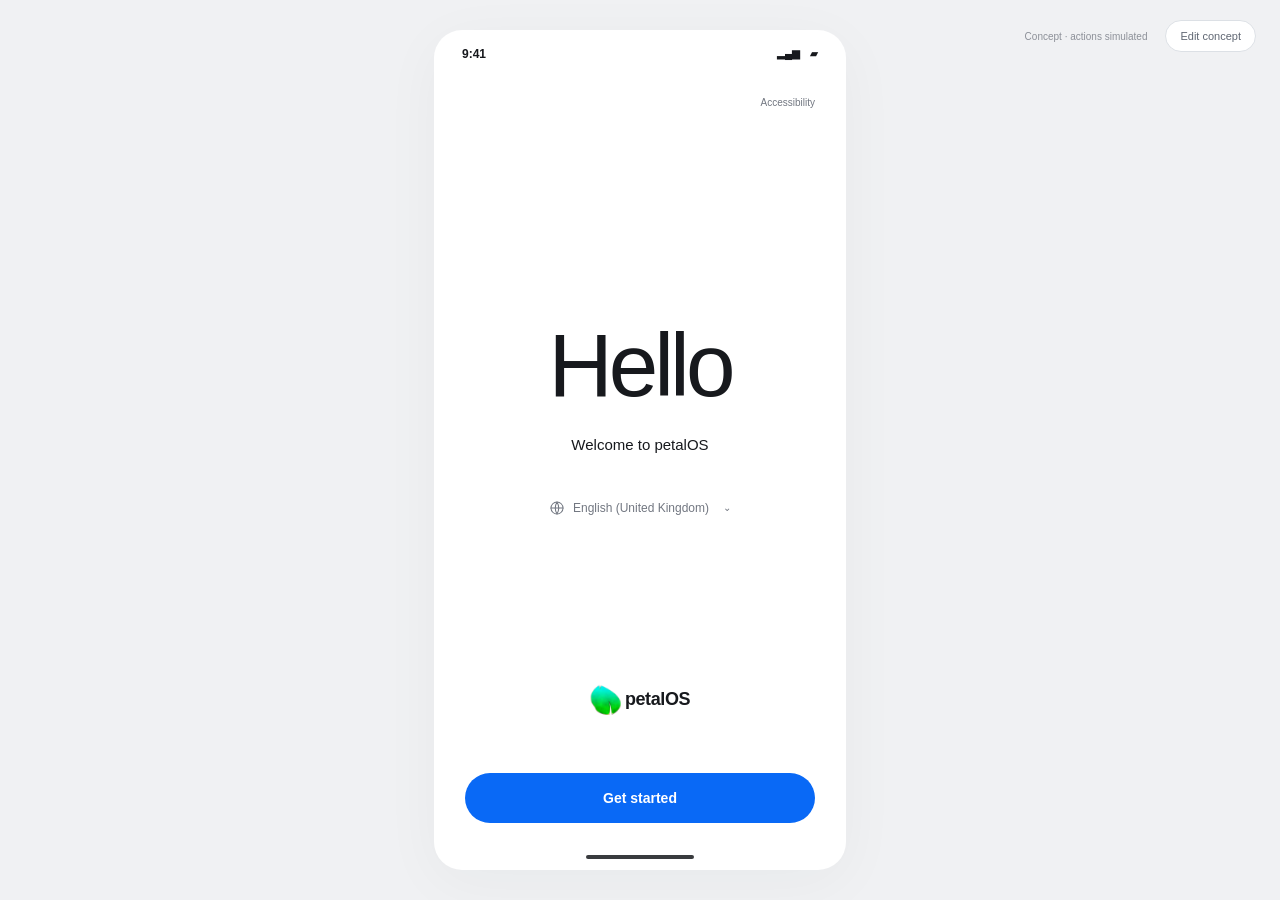
<file: index.html>
<!doctype html>
<html lang="en">
<head>
  <meta charset="utf-8">
  <meta name="viewport" content="width=device-width, initial-scale=1, viewport-fit=cover">
  <meta name="theme-color" content="#ffffff">
  <title>petalOS · Setup</title>
  <link rel="stylesheet" href="styles.css?v=7">
  <script src="app.js?v=7" defer></script>
</head>
<body class="editor-hidden">
  <div class="concept-tools"><span>Concept · actions simulated</span><button id="enable-slides" type="button" hidden>Enable slides</button><button id="editor-toggle" type="button" aria-expanded="false" aria-controls="inspector">Edit concept</button></div>
  <main class="studio">
    <section class="preview-stage" aria-label="Interactive setup preview">
      <div class="phone" id="phone" data-theme="light" data-step="welcome">
        <div class="status-bar" aria-hidden="true"><span>9:41</span><span class="status-icons">▂▄▆　▰</span></div>
        <div class="setup-top"><button id="accessibility" type="button" aria-label="Accessibility options">Accessibility</button><span class="wordmark"><span class="petal-logo"><img src="assets/petal-logo.png" alt="" draggable="false"></span><span id="brand-name">petalOS</span></span></div>
        <div class="progress-track" role="progressbar" aria-label="Setup progress" aria-valuemin="1" aria-valuemax="17"><span id="progress-fill"></span></div>
        <div class="screen-viewport"><div id="screen" class="screen" tabindex="-1"></div></div>
        <footer class="setup-footer">
          <p id="form-error" class="form-error" role="alert"></p>
          <div class="footer-actions"><button id="skip" class="text-button" type="button">Set up later</button><button id="back" class="back-button" type="button" aria-label="Previous screen">Back</button><button id="next" class="primary-button" type="button">Get started</button></div>
          <div id="step-caption" class="step-caption"></div>
        </footer>
        <div class="gesture-bar" aria-hidden="true"></div>
      </div>
    </section>
    <aside class="inspector" id="inspector" aria-label="Concept editor">
      <h2>Edit concept</h2><p>Wording and appearance. Changes save in this browser.</p>
      <details><summary>Jump to a screen</summary><nav id="screen-list" aria-label="Setup screens"></nav></details>
      <label for="edit-title">Heading</label><textarea id="edit-title" rows="2"></textarea>
      <label for="edit-body">Description</label><textarea id="edit-body" rows="2"></textarea>
      <label for="edit-next">Button label</label><input id="edit-next" type="text" maxlength="45">
      <div class="editor-pair"><label for="edit-accent">Accent<input id="edit-accent" type="color" value="#0969f6"></label><label for="edit-radius">Corners<input id="edit-radius" type="range" min="12" max="36" value="18"><output id="radius-value">18 px</output></label></div>
      <label for="edit-mode">Appearance</label><select id="edit-mode"><option value="light">Light</option><option value="dark">Dark</option><option value="system">Automatic</option></select>
      <label for="edit-motion">Slide duration</label><input id="edit-motion" type="range" min="0" max="600" step="20" value="420"><output id="motion-value">420 ms</output>
      <p id="motion-status" role="status"></p>
      <label class="motion-toggle"><input id="force-motion" type="checkbox"> Preview slides even when reduced motion is on</label>
      <details><summary>Screen order & native notes</summary><div class="editor-buttons"><button id="move-earlier" type="button">Move earlier</button><button id="move-later" type="button">Move later</button></div><p id="native-note"></p><code id="native-target"></code></details>
      <div class="editor-buttons"><button id="export-design" type="button">Export JSON</button><button id="import-design" type="button">Import JSON</button></div>
      <input id="import-file" type="file" accept=".json,application/json" hidden>
      <div class="editor-buttons"><button id="restart" type="button">Restart setup</button><button id="reset-design" type="button">Reset design</button></div>
      <button id="preview-mode" type="button" aria-pressed="false">Hide preview tools</button><span id="save-status">Saved locally</span>
    </aside>
  </main>
  <button id="exit-preview" class="exit-preview" type="button">Edit concept</button>
  <dialog id="sheet" class="sheet"><div id="sheet-content"></div><button id="close-sheet" class="text-button" type="button">Close</button></dialog>
  <div id="toast" class="toast" role="status"></div>
</body>
</html>
</file>
<file: styles.css>
* { box-sizing: border-box; }
:root {
  font-family: "Segoe UI", "Helvetica Neue", Arial, sans-serif;
  color: #17191d;
  background: #f0f1f3;
  --accent: #0969f6;
  --radius: 18px;
  --motion: 420ms;
}
body { margin: 0; }
button, input, select, textarea { font: inherit; }
button { cursor: pointer; -webkit-tap-highlight-color: transparent; }
button:disabled { opacity: .3; cursor: default; }
button:focus-visible, input:focus-visible, select:focus-visible, textarea:focus-visible, summary:focus-visible { outline: 2px solid var(--accent); outline-offset: 4px; }
button { transition: opacity .15s, background .15s; }
button:active:not(:disabled) { opacity: .65; }
.svg-library, .visually-hidden { position: absolute; width: 1px; height: 1px; overflow: hidden; clip-path: inset(50%); }
.concept-tools { position: fixed; right: 24px; top: 20px; z-index: 4; display: flex; gap: 18px; align-items: center; }
.concept-tools span { color: #8c9098; font-size: 10px; }
.concept-tools button, .exit-preview { border: 1px solid #dce0e5; background: #fff; padding: 9px 14px; border-radius: 20px; font-size: 11px; color: #606773; }
.studio { min-height: 100dvh; display: flex; align-items: center; justify-content: center; padding: 30px; gap: 44px; }
.preview-stage { width: 412px; flex-shrink: 0; }
.phone {
  --text: #17191d;
  --secondary: #727781;
  --background: #fff;
  --surface: #f6f7f9;
  --line: #eef0f3;
  color: var(--text);
  background: var(--background);
  position: relative;
  display: flex;
  flex-direction: column;
  width: 412px;
  height: min(880px, calc(100dvh - 60px));
  min-height: 620px;
  border-radius: 28px;
  overflow: hidden;
  box-shadow: 0 12px 60px #1e283b0a;
}
.phone[data-theme="dark"] { color-scheme: dark; --text: #f3f4f6; --secondary: #a0a6b1; --background: #101113; --surface: #1c1e22; --line: #272a30; }
.status-bar { height: 49px; padding: 17px 28px 0; display: flex; justify-content: space-between; font-size: 12px; font-weight: 600; flex-shrink: 0; }
.status-icons { font-size: 10px; }
.setup-top { height: 46px; padding: 0 31px; display: flex; align-items: center; justify-content: space-between; flex-shrink: 0; z-index: 4; }
#accessibility { border: 0; background: none; color: var(--secondary); font-size: 11px; padding: 8px 0; }
.wordmark { display: inline-flex; gap: 4px; align-items: center; font-size: 13px; font-weight: 600; letter-spacing: -.4px; }
.petal-logo { display: inline-block; position: relative; overflow: hidden; width: 23px; height: 23px; flex-shrink: 0; }
.petal-logo img { position: absolute; width: 167%; height: 167%; max-width: none; left: 50%; top: 50%; transform: translate(-50%,-50%); object-fit: contain; }
.screen-viewport { position: relative; flex: 1; min-height: 0; overflow: hidden; isolation: isolate; }
.progress-track, .step-caption { display: none; }
.screen { position: relative; height: 100%; padding: 35px 31px 24px; overflow-y: auto; scrollbar-width: thin; scrollbar-color: #c7ccd4 transparent; outline: none; background: var(--background); }
.page-outgoing { position: absolute; top: 0; left: 0; width: 100%; pointer-events: none; }
.screen h2 { font-size: 32px; font-weight: 550; letter-spacing: -1.1px; line-height: 1.15; margin: 0 0 16px; white-space: pre-line; }
.screen .intro { font-size: 13px; line-height: 1.65; color: var(--secondary); margin: 0 0 34px; }
.screen .intro:empty { display: none; }
.screen.welcome { display: flex; flex-direction: column; justify-content: center; align-items: center; padding-bottom: 55px; }
.welcome h2 { font-size: 89px; line-height: 1.2; font-weight: 350; letter-spacing: -4px; margin: 0 0 14px; }
.welcome .intro { font-size: 15px; margin-bottom: 32px; color: var(--text); }
.welcome-language { display: inline-flex; gap: 8px; align-items: center; border: 0; background: none; padding: 10px 0; color: var(--secondary); font-size: 12px; }
.welcome-language .glyph { width: 16px; height: 16px; }
.welcome-language span { font-size: 10px; margin-left: 6px; }
.phone[data-step="welcome"] .wordmark { position: absolute; left: 0; right: 0; bottom: 155px; justify-content: center; font-size: 18px; }
.phone[data-step="welcome"] .wordmark .petal-logo { width: 31px; height: 31px; }
.phone[data-step="welcome"] .setup-top { justify-content: flex-end; }
.phone[data-step="welcome"] #accessibility { font-size: 10px; }
.setup-footer { padding: 0 31px 32px; flex-shrink: 0; }
.form-error { min-height: 16px; color: #c13e47; font-size: 11px; line-height: 1.5; margin: 0 0 12px; }
.footer-actions { display: grid; grid-template-columns: 1fr 1fr; column-gap: 12px; row-gap: 12px; align-items: center; }
.primary-button { border: 0; border-radius: 28px; min-height: 50px; padding: 14px 24px; color: #fff; background: var(--accent); font-size: 14px; font-weight: 550; text-align: center; }
#next { grid-column: 2; grid-row: 2; width: 100%; height: 50px; }
#next span { display: none; }
.back-button { grid-row: 2; grid-column: 1; width: 100%; height: 50px; border: 0; border-radius: 28px; background: var(--surface); font-size: 14px; font-weight: 550; color: var(--text); padding: 0 20px; }
.text-button { border: 0; background: none; color: var(--accent); padding: 10px 0; font-size: 12px; }
#skip { grid-column: 1 / -1; grid-row: 1; color: var(--secondary); }
.phone[data-step="welcome"] #back { display: none; }
.phone[data-step="welcome"] #next { grid-column: 1 / -1; }
.lock-methods { display: grid; grid-template-columns: 1fr 1fr; gap: 12px; }
.lock-methods .choice { min-height: 58px; padding: 14px; border: 1px solid var(--line); border-radius: 14px; gap: 10px; }
.lock-methods .choice.selected { border-color: var(--accent); }
.pattern-pad { width: min(100%,220px); aspect-ratio: 1; position: relative; display: grid; grid-template-columns: repeat(3,1fr); touch-action: none; margin: 18px auto 8px; user-select: none; }
.pattern-pad svg { position: absolute; inset: 0; width: 100%; height: 100%; pointer-events: none; }
.pattern-pad polyline { fill: none; stroke: var(--accent); stroke-width: 3; stroke-linecap: round; stroke-linejoin: round; opacity: .55; }
.pattern-dot { position: relative; border: 0; background: none; padding: 0; display: grid; place-items: center; touch-action: none; }
.pattern-dot:before { content: ""; width: 10px; height: 10px; background: var(--secondary); border-radius: 50%; }
.pattern-dot.selected:before { background: var(--accent); width: 14px; height: 14px; box-shadow: 0 0 0 9px color-mix(in srgb,var(--accent) 10%,transparent); }
.pattern-status { text-align: center; font-size: 12px; color: var(--secondary); min-height: 18px; margin: 18px 0 0; }
.pattern-actions { display: flex; justify-content: center; gap: 24px; }
.restore .backup-heading { margin-top: 24px; }
.backup-feedback { margin: 22px 0 8px; font-size: 12px; line-height: 1.6; color: var(--secondary); }
.backup-badge { font-size: 10px; color: var(--secondary); margin: 0 0 20px; }
.backup-subflow progress { width: 100%; height: 5px; accent-color: var(--accent); margin: 30px 0 18px; }
.backup-subflow .connection-detail { overflow-wrap: anywhere; }
.backup-subflow .account-card { padding: 18px; border-radius: var(--radius); background: var(--surface); margin-top: 28px; }
.backup-subflow .account-card p { color: var(--secondary); font-size: 12px; line-height: 1.6; }
.gesture-bar { height: 4px; width: 108px; background: var(--text); opacity: .85; border-radius: 10px; margin: 0 auto 11px; flex-shrink: 0; }
.glyph { width: 23px; height: 23px; fill: none; stroke: currentColor; stroke-width: 1.55; stroke-linecap: round; stroke-linejoin: round; }
.choice { display: flex; align-items: center; text-align: left; width: 100%; min-height: 72px; padding: 15px 0; gap: 15px; color: var(--text); background: none; border: 0; border-bottom: 1px solid var(--line); }
.choice-text { flex: 1; min-width: 0; }
.choice strong { display: block; font-size: 14px; font-weight: 450; }
.choice small { display: block; font-size: 11px; color: var(--secondary); margin-top: 7px; line-height: 1.55; }
.choice-icon { display: grid; place-items: center; color: var(--text); flex-shrink: 0; width: 25px; }
.radio-mark { width: 19px; height: 19px; border: 1px solid #c4c9d0; border-radius: 50%; flex-shrink: 0; }
.selected .radio-mark { border: 6px solid var(--accent); }
.choice.selected strong { color: var(--accent); }
.section-label { font-size: 11px; font-weight: 500; color: var(--secondary); margin: 24px 0 12px; text-transform: lowercase; }
.section-label:first-letter { text-transform: uppercase; }
.note { display: none; }
.glass-card { border: 0; background: var(--surface); border-radius: var(--radius); padding: 20px; margin: 22px 0; }
.glass-card h3 { font-size: 13px; font-weight: 550; margin: 0 0 9px; }
.glass-card p { font-size: 12px; line-height: 1.7; color: var(--secondary); margin: 0; }
.privacy .glass-card, .privacy > .text-button, .apps .glass-card, .location .glass-card { display: none; }
.big-icon { display: none; }
.restore .big-icon, .biometric .big-icon { display: grid; place-items: center; height: 110px; margin: 10px auto 35px; color: var(--accent); }
.big-icon .glyph { width: 61px; height: 61px; stroke-width: 1; }
.toggle-row { display: flex; align-items: center; gap: 20px; padding: 20px 0; border-bottom: 1px solid var(--line); cursor: pointer; }
.toggle-copy { flex: 1; }
.toggle-copy strong { display: block; font-size: 14px; font-weight: 450; }
.toggle-copy small { display: block; color: var(--secondary); font-size: 11px; margin-top: 8px; line-height: 1.6; }
.switch { appearance: none; width: 38px; min-width: 38px; height: 23px; position: relative; border: 0; border-radius: 16px; margin: 0; background: #d1d5db; cursor: pointer; }
.switch:before { content: ""; display: block; position: absolute; width: 19px; height: 19px; background: #fff; top: 2px; left: 2px; border-radius: 50%; transition: transform .2s; }
.switch:checked { background: var(--accent); }
.switch:checked:before { transform: translateX(15px); }
.field-label { display: block; font-size: 12px; color: var(--secondary); margin: 24px 0 10px; }
.phone input:not(.switch):not([type=range]), .phone select { width: 100%; background: var(--surface); color: var(--text); border: 0; border-radius: 12px; min-height: 48px; padding: 13px; font-size: 13px; }
.input-row { display: flex; gap: 12px; }
.input-row > * { flex: 1; min-width: 0; }
.theme-grid { display: grid; grid-template-columns: repeat(3, 1fr); gap: 14px; margin-top: 50px; }
.appearance .section-label, .appearance .swatches, .appearance .wallpaper-grid { display: none; }
.theme-tile { border: 0; padding: 0; font-size: 11px; color: var(--secondary); background: none; }
.theme-tile.selected { color: var(--accent); }
.mini-phone { height: 143px; background: #f5f6f9; border: 1px solid #e3e6ec; border-radius: 13px; margin-bottom: 15px; padding: 20px 10px; overflow: hidden; position: relative; }
.mini-phone:before { content: ""; position: absolute; width: 140px; height: 140px; background: linear-gradient(140deg,#d0f1e8,#d2e5fc); border-radius: 50%; top: 58px; left: -35px; }
.mini-phone.dark { background: #25282f; border-color: #25282f; }
.mini-phone.dark:before { background: linear-gradient(140deg,#4c8992,#335776); }
.mini-phone.system { background: linear-gradient(90deg,#f5f6f9 50%,#25282f 50%); }
.mini-phone i { display: block; position: relative; height: 7px; margin-bottom: 8px; border-radius: 4px; background: #a4adbe40; }
.mini-phone i:first-child { height: 14px; width: 70%; }
.theme-tile.selected .mini-phone { outline: 2px solid var(--accent); outline-offset: 3px; }
.swatches { display: flex; gap: 19px; padding: 6px 2px; }
.swatch { width: 25px; height: 25px; border: 3px solid var(--background); border-radius: 50%; background: var(--swatch); }
.swatch.selected { outline: 1px solid var(--accent); }
.wallpaper-grid { display: grid; grid-template-columns: repeat(3,1fr); gap: 12px; }
.wallpaper { border: 0; padding: 58px 6px 10px; border-radius: 13px; background: linear-gradient(130deg,#d8f2ed,#c8dffb); color: #425c69; font-size: 10px; }
.wallpaper.mist { background: linear-gradient(130deg,#dfe6f5,#dce9e1); }
.wallpaper.dusk { background: linear-gradient(130deg,#f9decb,#e6d5e9); }
.wallpaper.selected { outline: 2px solid var(--accent); outline-offset: 2px; }
.nav-demo { height: 210px; display: grid; place-items: center; position: relative; margin: 16px 0 26px; }
.demo-card { display: grid; place-items: center; width: 102px; height: 165px; border: 2px solid #b7bdc8; border-radius: 17px; background: var(--surface); }
.demo-card .petal-logo { height: 40px; width: 40px; }
.demo-navigation { position: absolute; bottom: 35px; color: var(--secondary); font-size: 9px; }
.demo-navigation.gestures:after { content: ""; display: block; width: 39px; height: 3px; border-radius: 3px; background: var(--secondary); }
.fingerprint-button { display: grid; place-items: center; width: 120px; height: 140px; margin: 65px auto 24px; border: 0; background: none; color: var(--accent); }
.fingerprint-button .glyph { width: 85px; height: 85px; stroke-width: 1; }
.fingerprint-status { text-align: center; color: var(--secondary); font-size: 12px; }
.enrol-progress { height: 3px; width: 130px; border-radius: 5px; background: var(--line); margin: 20px auto; overflow: hidden; }
.enrol-progress span { display: block; height: 100%; background: var(--accent); transition: width .2s; }
.app-selection .choice { min-height: 90px; }
.app-selection .radio-mark { border-radius: 6px; }
.app-selection .selected .radio-mark { border: 0; background: var(--accent); display: grid; place-items: center; }
.app-selection .selected .radio-mark:after { content: "✓"; color: #fff; font-size: 12px; }
.summary .glass-card { padding: 0; background: none; }
.summary-row { display: flex; width: 100%; align-items: center; justify-content: space-between; text-align: left; color: var(--text); gap: 12px; background: none; border: 0; border-bottom: 1px solid var(--line); padding: 14px 0; }
.summary-row strong { display: block; font-size: 13px; font-weight: 450; }
.summary-row small { display: block; color: var(--secondary); font-size: 11px; margin-top: 6px; line-height: 1.5; }
.summary-row > span:last-child { color: #afb5bf; font-size: 12px; }
.finish { text-align: center; display: flex; flex-direction: column; align-items: center; justify-content: center; }
.finish h2 { font-size: 42px; font-weight: 450; line-height: 1.2; letter-spacing: -1.5px; }
.finish .intro { font-size: 14px; margin: 6px 0 26px; }
.completion-art { order: -1; margin-bottom: 40px; }
.completion-art > .petal-logo { width: 80px; height: 80px; }
.completion-check, .finish .pill { display: none; }
.home-clock { font-size: 70px; font-weight: 350; text-align: center; margin: 50px 0 5px; letter-spacing: -3px; }
.home-date { font-size: 12px; text-align: center; color: var(--secondary); }
.home-widget { margin: 42px 0 80px; }
.home-grid { display: grid; grid-template-columns: repeat(4,1fr); gap: 30px 16px; }
.home-app { text-align: center; font-size: 10px; color: var(--secondary); }
.home-app i { display: grid; place-items: center; height: 48px; width: 48px; border-radius: 15px; background: var(--surface); margin: 0 auto 8px; color: var(--accent); font-style: normal; }
.inspector { width: 280px; flex-shrink: 0; padding: 24px; max-height: calc(100dvh - 100px); overflow: auto; border-radius: 20px; background: #fff; color: #414a57; font-size: 12px; }
.editor-hidden .inspector { display: none; }
.inspector h2 { font-size: 19px; margin: 0 0 10px; font-weight: 600; }
.inspector p { color: #7d8590; font-size: 11px; line-height: 1.6; }
.inspector label { display: block; font-size: 11px; margin: 20px 0 8px; }
.inspector input:not([type=range]):not([type=color]):not([type=checkbox]), .inspector textarea, .inspector select { width: 100%; padding: 10px; border: 1px solid #e0e4e9; border-radius: 8px; font-size: 12px; color: #414a57; background: #fff; }
.inspector .motion-toggle { display: flex; align-items: flex-start; gap: 8px; font-size: 10px; line-height: 1.5; }
.motion-toggle input { accent-color: var(--accent); margin: 2px 0 0; }
.inspector textarea { resize: vertical; }
.inspector input[type=range] { width: 100%; accent-color: var(--accent); }
.inspector input[type=color] { display: block; height: 32px; width: 58px; border: 1px solid #e0e4e9; padding: 3px; margin-top: 7px; background: white; border-radius: 7px; }
.inspector output, #save-status { display: block; font-size: 10px; color: #89919c; margin-top: 6px; }
.editor-pair, .editor-buttons { display: flex; gap: 10px; }
.editor-pair > *, .editor-buttons > * { flex: 1; min-width: 0; }
.editor-buttons { margin: 15px 0; }
.inspector button { border: 1px solid #e0e4e9; border-radius: 8px; background: #f7f8fa; color: #566170; padding: 9px; font-size: 10px; }
.inspector details { padding: 15px 0; margin-top: 15px; border-top: 1px solid #eef0f3; }
.inspector summary { cursor: pointer; font-size: 11px; }
.inspector code { display: block; overflow-wrap: anywhere; font-size: 10px; background: #f7f8fa; padding: 10px; line-height: 1.6; }
#screen-list { display: grid; gap: 5px; margin-top: 12px; }
.flow-item { text-align: left; }
.flow-item span { margin-right: 10px; color: #99a0ab; }
.flow-item.active { color: var(--accent); border-color: var(--accent); }
.sheet { width: calc(100% - 40px); max-width: 350px; max-height: 80dvh; overflow: auto; border: 0; border-radius: 24px; padding: 26px; background: #fff; color: #17191d; box-shadow: 0 20px 70px #0002; }
.sheet::backdrop { background: #0005; }
.sheet h2 { font-size: 24px; margin: 0 0 16px; font-weight: 550; }
.sheet p { color: #777f89; font-size: 12px; line-height: 1.65; }
.sheet label { display: block; font-size: 12px; margin: 20px 0 10px; }
.sheet input:not([type=checkbox]):not([type=range]) { width: 100%; background: #f4f5f7; border: 0; border-radius: 12px; padding: 14px; font-size: 14px; }
.sheet input[type=checkbox] { accent-color: var(--accent); }
.sheet .primary-button { width: 100%; margin-top: 20px; }
.sheet .text-button { width: 100%; margin-top: 12px; }
.toast { position: fixed; bottom: 22px; left: 50%; transform: translate(-50%,10px); background: #252a34ed; color: #fff; opacity: 0; border-radius: 15px; padding: 13px 20px; font-size: 11px; line-height: 1.5; max-width: 90%; pointer-events: none; transition: opacity .2s, transform .2s; z-index: 9; }
.toast.visible { opacity: 1; transform: translate(-50%,0); }
.exit-preview { display: none; position: fixed; bottom: 10px; right: 10px; z-index: 5; }
.focus-preview .concept-tools, .focus-preview .inspector { display: none; }
.focus-preview .exit-preview { display: block; }
.focus-preview .studio { padding: 0; }
.focus-preview .phone { width: min(100%,480px); height: 100dvh; border-radius: 0; box-shadow: none; }
.focus-preview .preview-stage { width: min(100%,480px); }
.large-text h2 { font-size: 38px; }
.large-text .intro, .large-text .choice strong, .large-text .toggle-copy strong { font-size: 16px; }
.large-text .choice small, .large-text .toggle-copy small { font-size: 13px; }
.reduce-motion *, .reduce-motion *:before, .reduce-motion *:after { animation-duration: 0ms !important; transition-duration: 0ms !important; }
@media(max-width:800px) {
  .concept-tools { top: auto; bottom: 6px; right: 9px; }
  .concept-tools span { display: none; }
  .studio { padding: 0; min-height: 100dvh; }
  .preview-stage { width: min(100%,440px); }
  .phone { height: 100dvh; min-height: 540px; width: min(100%,440px); border-radius: 0; box-shadow: none; }
  .concept-tools button { font-size: 9px; padding: 6px 10px; }
  .inspector { position: fixed; z-index: 3; top: 50px; right: 12px; bottom: 12px; width: min(320px,calc(100% - 24px)); max-height: none; box-shadow: 0 10px 70px #0003; }
  .setup-top { padding-right: 31px; }
  .setup-footer { padding-bottom: 28px; }
  .screen { padding-top: 36px; }
}
@media(max-height:720px) {
  .screen { padding-top: 20px; }
  .theme-grid { margin-top: 24px; }
  .mini-phone { height: 110px; }
  .screen.welcome { padding-bottom: 80px; }
  .welcome h2 { font-size: 76px; }
  .setup-footer { padding-bottom: 19px; }
}
@media(prefers-reduced-motion:reduce) { *, *:before, *:after { animation-duration: 0ms !important; transition-duration: 0ms !important; } }
</file>
